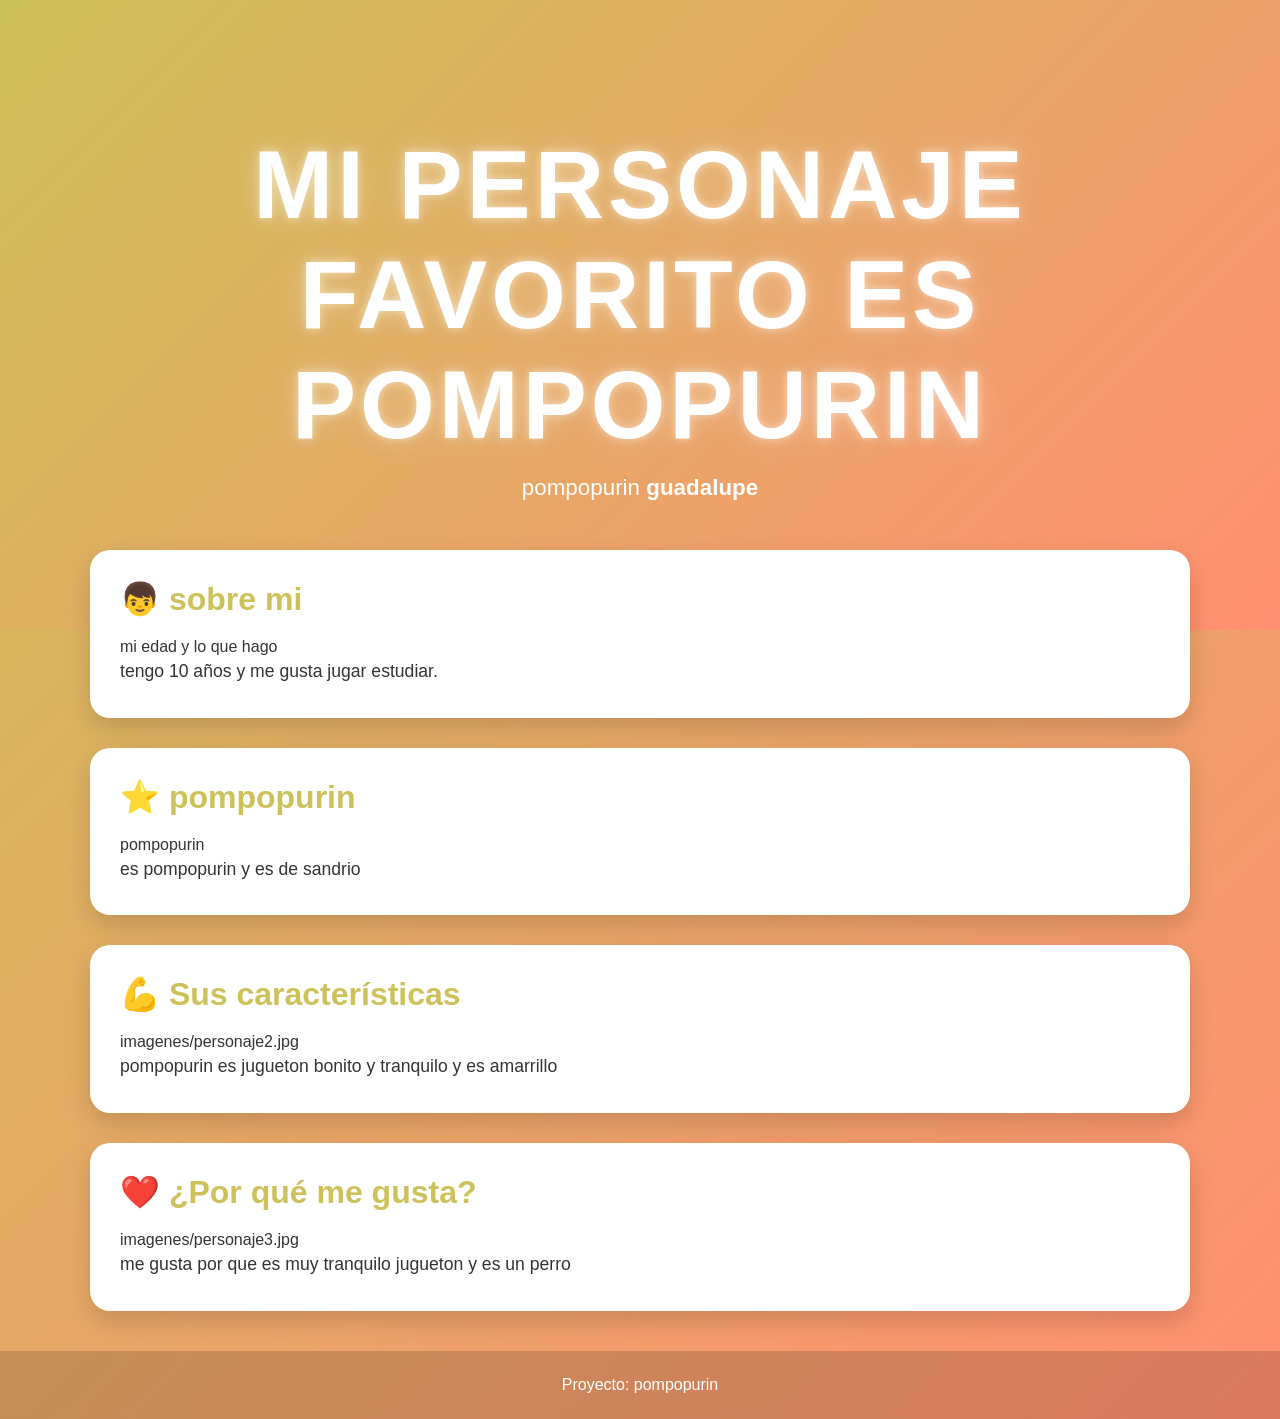
<file: docs/personajeFavorito/index.html>
<!DOCTYPE html>
<html lang="es">

<head>
    <meta charset="UTF-8">
    <meta name="viewport" content="width=device-width, initial-scale=1.0">
    <title>pompopurin</title>
    <link rel="stylesheet" href="style.css">
</head>

<body>

    <header class="hero">
        <div class="hero-content">
            <h1>mi personaje favorito es pompopurin</h1>
            <p>pompopurin <strong>guadalupe</strong></p>
        </div>
    </header>

    <main>

        <section class="card">
            <h2>👦 sobre mi</h2>
            mi edad y lo que hago

            <p>
                tengo 10 años y me gusta jugar estudiar.
                
                
            </p>
        </section>

        <section class="card">
            <h2>⭐ pompopurin</h2>
            pompopurin

            <p>
                es pompopurin y es de sandrio
                
            </p>
        </section>

        <section class="card">
            <h2>💪 Sus características</h2>
            imagenes/personaje2.jpg

            <p>
                pompopurin es jugueton bonito y tranquilo
                y es amarrillo
            </p>
        </section>

        <section class="card">
            <h2>❤️ ¿Por qué me gusta?</h2>
            imagenes/personaje3.jpg

            <p>
                me gusta por que es muy tranquilo jugueton y es un
                perro
            </p>
        </section>

    </main>

    <footer>
        <p>Proyecto: pompopurin</p>
    </footer>

</body>

</html>
</file>
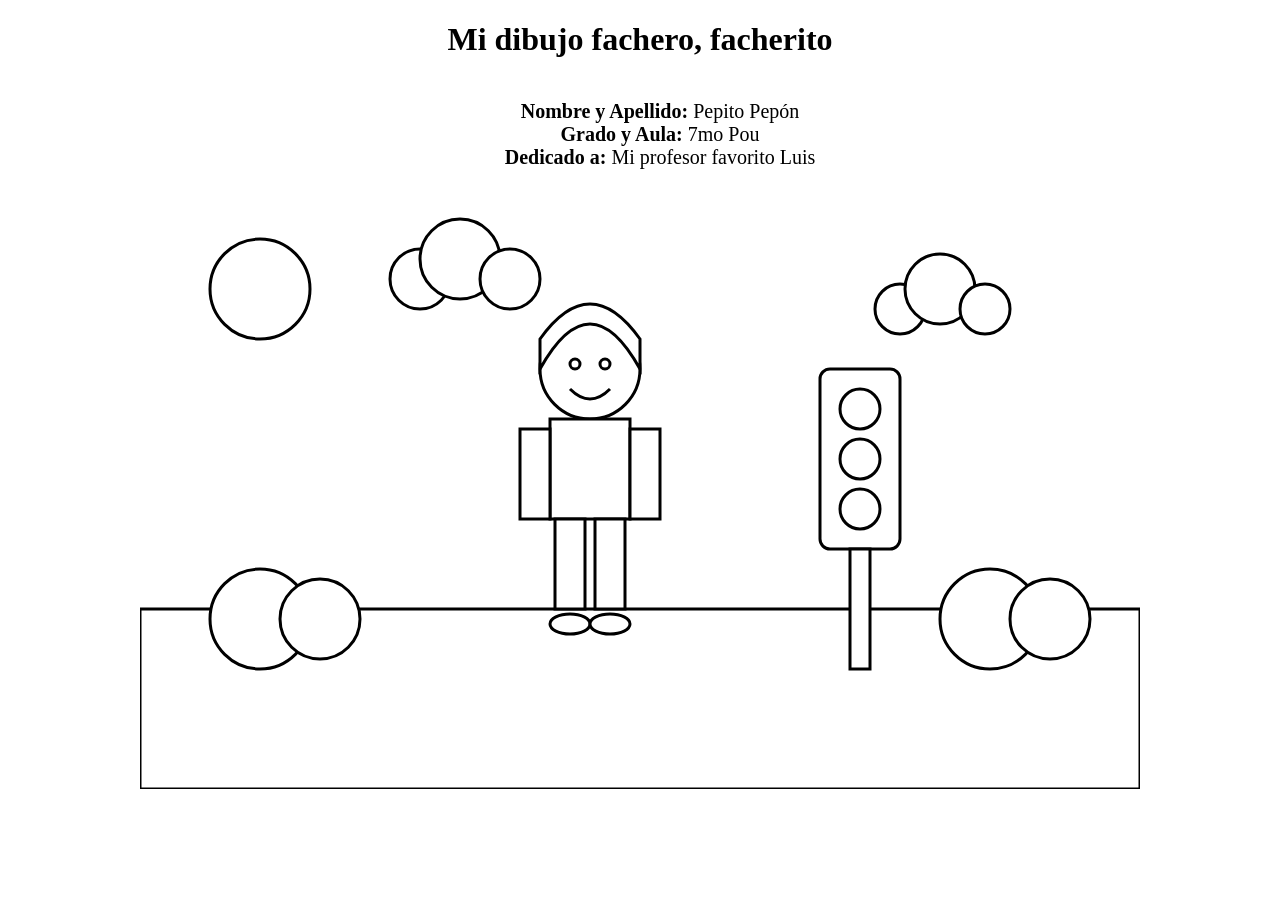
<file: docs/semaforoRGB/index.html>
<!DOCTYPE html>
<html lang="es">
<head>
    <meta charset="UTF-8">
    <title>Dibujo para colorear</title>
    <link rel="stylesheet" href="estilos.css">
</head>
<body>
<h1>Mi dibujo fachero, facherito</h1>
<ul>
  <li><strong>Nombre y Apellido:</strong> Pepito Pepón</li>
  <li><strong>Grado y Aula:</strong> 7mo Pou</li>
  <li><strong>Dedicado a:</strong> Mi profesor favorito Luis</li>
</ul>
<svg viewBox="0 0 1000 600" class="dibujo cielo">

    <!-- Sol -->
    <circle class="sol" cx="120" cy="100" r="50"/>

    <!-- Nubes -->
    <g class="nube">
        <circle class="nube-cuerpo" cx="280" cy="90" r="30"/>
        <circle class="nube-cuerpo" cx="320" cy="70" r="40"/>
        <circle class="nube-cuerpo" cx="370" cy="90" r="30"/>
    </g>

    <g class="nube">
        <circle class="nube-cuerpo" cx="760" cy="120" r="25"/>
        <circle class="nube-cuerpo" cx="800" cy="100" r="35"/>
        <circle class="nube-cuerpo" cx="845" cy="120" r="25"/>
    </g>

    <!-- Césped -->
    <rect class="cesped" x="0" y="420" width="1000" height="180"/>

    <!-- Arbustos -->
    <circle class="arbusto" cx="120" cy="430" r="50"/>
    <circle class="arbusto" cx="180" cy="430" r="40"/>

    <circle class="arbusto" cx="850" cy="430" r="50"/>
    <circle class="arbusto" cx="910" cy="430" r="40"/>

    <!-- Semáforo -->
    <g class="semaforo">

        <rect class="cuerpo-semaforo"
              x="680"
              y="180"
              width="80"
              height="180"
              rx="10"/>

        <circle class="luz-roja"
                cx="720"
                cy="220"
                r="20"/>

        <circle class="luz-amarilla"
                cx="720"
                cy="270"
                r="20"/>

        <circle class="luz-verde"
                cx="720"
                cy="320"
                r="20"/>

        <rect class="palo-semaforo"
              x="710"
              y="360"
              width="20"
              height="120"/>

    </g>

    <!-- Persona -->

    <!-- Cabeza -->
    <circle class="piel"
            cx="450"
            cy="180"
            r="50"/>

    <!-- Cabello -->
    <path class="cabello"
          d="M400 180
             Q450 90 500 180
             L500 150
             Q450 80 400 150 Z"/>

    <!-- Ojos -->
    <circle class="ojo"
            cx="435"
            cy="175"
            r="5"/>

    <circle class="ojo"
            cx="465"
            cy="175"
            r="5"/>

    <!-- Sonrisa -->
    <path class="boca"
          d="M430 200 Q450 220 470 200"/>

    <!-- Polo -->
    <rect class="polo"
          x="410"
          y="230"
          width="80"
          height="100"/>

    <!-- Brazos -->
    <rect class="piel"
          x="380"
          y="240"
          width="30"
          height="90"/>

    <rect class="piel"
          x="490"
          y="240"
          width="30"
          height="90"/>

    <!-- Pantalón -->
    <rect class="pantalon"
          x="415"
          y="330"
          width="30"
          height="90"/>

    <rect class="pantalon"
          x="455"
          y="330"
          width="30"
          height="90"/>

    <!-- Zapatos -->
    <ellipse class="zapato"
             cx="430"
             cy="435"
             rx="20"
             ry="10"/>

    <ellipse class="zapato"
             cx="470"
             cy="435"
             rx="20"
             ry="10"/>

</svg>

</body>
</html>
</file>
<file: docs/personajeFavorito/style.css>
/*======================================
  PALETA DE COLORES
======================================*/
:root {
    --color-primario: #cdc159fe;
    --color-secundario: #ff8f70;
}

/*======================================
  CONFIGURACIÓN GENERAL
======================================*/
* {
    margin: 0;
    padding: 0;
    box-sizing: border-box;
}

body {
    font-family: "Segoe UI", Arial, sans-serif;

    background: linear-gradient(
        135deg,
        var(--color-primario),
        var(--color-secundario)
    );

    min-height: 100vh;
    color: #333;
}

/*======================================
  HERO
======================================*/
.hero {
    height: 70vh;

    display: flex;
    justify-content: center;
    align-items: center;

    text-align: center;

    background: linear-gradient(
        135deg,
        var(--color-primario),
        var(--color-secundario)
    );

    color: white;
}

.hero-content {
    animation: aparecer 1.5s ease;
}

.hero h1 {
    font-size: clamp(3rem, 8vw, 6rem);
    letter-spacing: 4px;
    text-transform: uppercase;

    text-shadow:
        0 0 10px rgba(255,255,255,.5),
        0 0 30px rgba(255,255,255,.3);

    animation: flotar 3s ease-in-out infinite;
}

.hero p {
    font-size: 1.4rem;
    margin-top: 15px;
}

/*======================================
  CONTENEDOR
======================================*/
main {
    width: 90%;
    max-width: 1100px;

    margin: -80px auto 40px;
}

/*======================================
  TARJETAS
======================================*/
.card {
    background: white;

    margin-bottom: 30px;
    padding: 30px;

    border-radius: 20px;

    box-shadow: 0 10px 25px rgba(0,0,0,.15);

    transition: .3s;
}

.card:hover {
    transform: translateY(-8px);
}

.card h2 {
    color: var(--color-primario);
    margin-bottom: 20px;
    font-size: 2rem;
}

.card img {
    width: 100%;
    max-width: 450px;

    display: block;
    margin: 20px auto;

    border-radius: 15px;

    transition: .4s;
}

.card img:hover {
    transform: scale(1.05);
}

.card p {
    font-size: 1.1rem;
    line-height: 1.8;
}

/*======================================
  FOOTER
======================================*/
footer {
    text-align: center;

    padding: 25px;

    color: white;

    background: rgba(0,0,0,.15);

    backdrop-filter: blur(5px);
}

/*======================================
  ANIMACIONES
======================================*/
@keyframes aparecer {
    from {
        opacity: 0;
        transform: translateY(40px);
    }

    to {
        opacity: 1;
        transform: translateY(0);
    }
}

@keyframes flotar {
    0% {
        transform: translateY(0);
    }

    50% {
        transform: translateY(-10px);
    }

    100% {
        transform: translateY(0);
    }
}

/*======================================
  RESPONSIVE
======================================*/
@media (max-width: 768px) {

    .hero {
        height: 55vh;
    }

    .hero p {
        font-size: 1rem;
    }

    .card {
        padding: 20px;
    }

    .card h2 {
        font-size: 1.5rem;
    }
}
</file>
<file: docs/semaforoRGB/estilos.css>
body{
    margin:0;
    display:flex;
    justify-content:center;
    background:white;
    flex-direction: column;
    align-items: center;

}
h1 {
  text-align: center;
}
ul {
  list-style-type: none;
  display: flex;
  flex-direction: column;
  align-items: center;
  font-size: 20px;
}
.dibujo{
    width:1000px;
}

.cielo,
.sol,
.nube-cuerpo,
.cesped,
.arbusto,
.cuerpo-semaforo,
.luz-roja,
.luz-amarilla,
.luz-verde,
.palo-semaforo,
.piel,
.cabello,
.ojo,
.polo,
.pantalon,
.zapato{
    fill:white;
    stroke:black;
    stroke-width:3;
}
</file>
